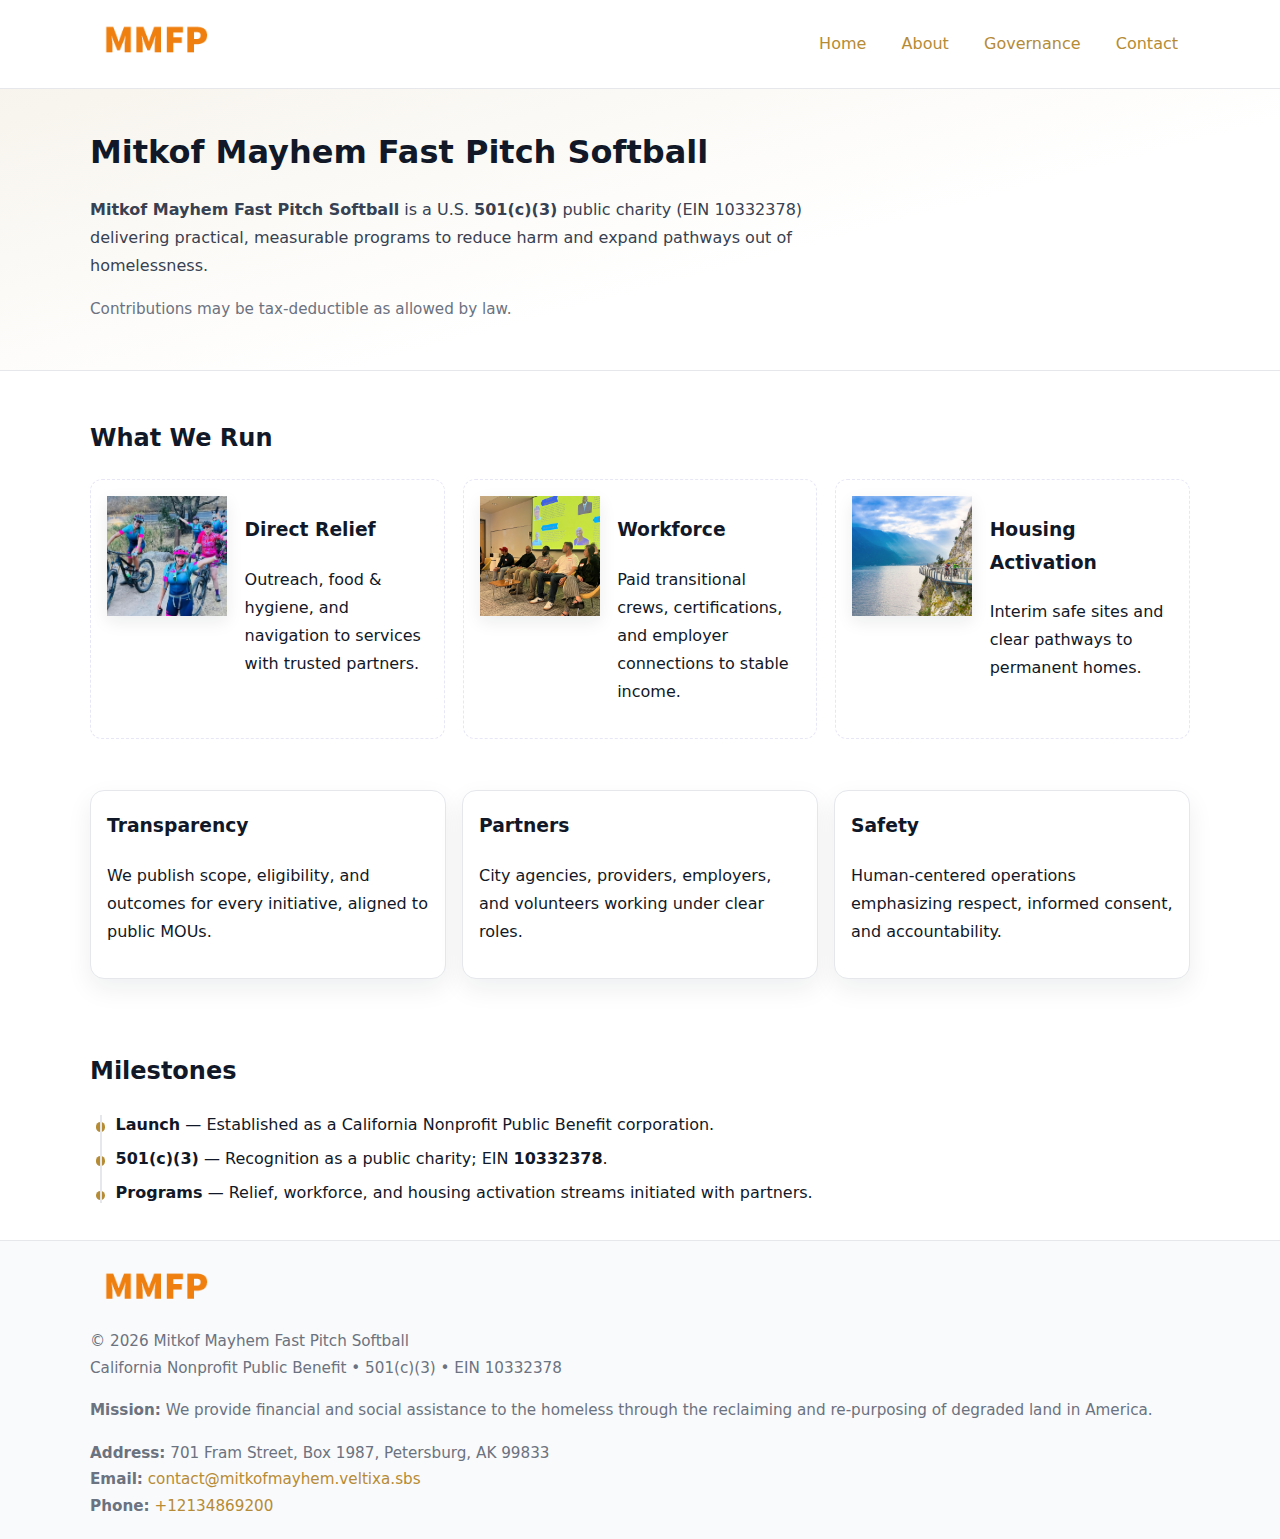
<file: index.html>
<!doctype html>
<html lang="en">
<head>
<meta charset="utf-8"/><meta name="viewport" content="width=device-width,initial-scale=1"/>
<title>Mitkof Mayhem Fast Pitch Softball – Nonprofit • 2025</title>
<link rel="stylesheet" href="assets/styles.css"/><link rel="icon" href="images/logo.png">
<meta name="data-ein" content="10332378"><meta name="data-name" content="Mitkof Mayhem Fast Pitch Softball">
<meta name="data-email" content="contact@mitkofmayhem.veltixa.sbs"><meta name="data-phone" content="+12134869200">
<meta name="data-address" content="701 Fram Street, Box 1987,
Petersburg, AK 99833"><meta name="data-map" content="701+Fram+Street,+Box+1987,+Petersburg,+AK+99833">
  <meta name="description" content="Our nonprofit strengthens the community with programs focused on community services, education, and direct relief.">
<meta name="facebook-domain-verification" content="vv5acrp8v4ud3fhnyw05mbt0r8z7l2" />
</head>
<body>
<div style="position:absolute;left:-9999px;top:-9999px;opacity:0" data-uniq="{{UNIQUE_BLOB}}">
  <span>Our nonprofit strengthens the community with programs focused on community services, education, and direct relief.</span><svg width="12" height="12" viewBox="0 0 12 12" xmlns="http://www.w3.org/2000/svg"><circle cx="6" cy="6" r="5" fill="#047857"/></svg><img src="images/relief.jpg" width="1" height="1" alt="" loading="lazy"/>
</div>

<header>
  <div class="header-wrap">
    <a href="index.html" aria-label="Home"><img src="images/logo.png" alt="Mitkof Mayhem Fast Pitch Softball logo" style="width:132px"></a>
    <nav><a class="active" href="index.html">Home</a><a href="about.html">About</a><a href="governance.html">Governance</a><a href="contact.html">Contact</a></nav>
  </div>
</header>

<section class="cc70e12a3d6">
  <div class="container">
    <h1>Mitkof Mayhem Fast Pitch Softball</h1>
    <p class="c1877fabd10"><strong>Mitkof Mayhem Fast Pitch Softball</strong> is a U.S. <strong>501(c)(3)</strong> public charity (EIN 10332378) delivering practical, measurable programs to reduce harm and expand pathways out of homelessness.</p>
    <p class="small">Contributions may be tax-deductible as allowed by law.</p>
  </div>
</section>

<main>
  <!-- What We Run: ảnh vuông 120x120 -->
  <section class="section">
    <div class="container">
      <h2>What We Run</h2>
      <div class="feature-row">
        <div class="feature">
          <img class="thumb" src="images/relief.jpg" alt="Direct Relief">
          <div><h3>Direct Relief</h3><p>Outreach, food & hygiene, and navigation to services with trusted partners.</p></div>
        </div>
        <div class="feature">
          <img class="thumb" src="images/jobs.jpg" alt="Workforce">
          <div><h3>Workforce</h3><p>Paid transitional crews, certifications, and employer connections to stable income.</p></div>
        </div>
        <div class="feature">
          <img class="thumb" src="images/land.jpg" alt="Housing Activation">
          <div><h3>Housing Activation</h3><p>Interim safe sites and clear pathways to permanent homes.</p></div>
        </div>
      </div>
    </div>
  </section>

  <section class="section">
    <div class="container grid">
      <div class="cards">
        <article class="cd68e8fb1d7"><h3>Transparency</h3><p>We publish scope, eligibility, and outcomes for every initiative, aligned to public MOUs.</p></article>
        <article class="cd68e8fb1d7"><h3>Partners</h3><p>City agencies, providers, employers, and volunteers working under clear roles.</p></article>
        <article class="cd68e8fb1d7"><h3>Safety</h3><p>Human-centered operations emphasizing respect, informed consent, and accountability.</p></article>
      </div>
    </div>
  </section>

  <!-- Milestones: bullet chuẩn -->
  <section class="section">
    <div class="container">
      <h2>Milestones</h2>
      <ul class="timeline">
        <li><strong>Launch</strong> — Established as a California Nonprofit Public Benefit corporation.</li>
        <li><strong>501(c)(3)</strong> — Recognition as a public charity; EIN <strong>10332378</strong>.</li>
        <li><strong>Programs</strong> — Relief, workforce, and housing activation streams initiated with partners.</li>
      </ul>
    </div>
  </section>

  <footer>
    <div class="grid">
      <div><img src="images/logo.png" alt="" style="width:132px;margin-bottom:.5rem"><div class="small">© <span id="year"></span> Mitkof Mayhem Fast Pitch Softball</div><div class="small">California Nonprofit Public Benefit • 501(c)(3) • EIN 10332378</div></div>
      <div><div class="small"><strong>Mission:</strong> We provide financial and social assistance to the homeless through the reclaiming and re-purposing of degraded land in America.</div></div>
      <div><div class="small"><strong>Address:</strong> 701 Fram Street, Box 1987,
Petersburg, AK 99833<br><strong>Email:</strong> <a href="mailto:contact@mitkofmayhem.veltixa.sbs">contact@mitkofmayhem.veltixa.sbs</a><br><strong>Phone:</strong> <a href="tel:+12134869200">+12134869200</a></div></div>
    </div>
  </footer>
</main>

<!-- color/skin -->
<script>(function(){function g(n){const e=document.querySelector('meta[name="'+n+'"]');return e?e.content:''}
function h(s){let x=2166136261>>>0;for(let i=0;i<s.length;i++){x^=s.charCodeAt(i);x=(x*16777619)>>>0}return x>>>0}
let k=(g('data-ein')||'').replace(/\D+/g,'');if(!k)k=g('data-name')||location.hostname||'d';
const key=h(String(k)),H=key%360,S=55+(key%20),L=46;
const r=document.documentElement;r.style.setProperty('--brand',`hsl(${H} ${S}% ${L}%)`);
r.style.setProperty('--brand-ink',`hsl(${H} ${Math.min(95,S+10)}% ${Math.max(22,L-18)}%)`);
r.style.setProperty('--soft',`hsl(${H} ${Math.max(40,S-25)}% 95%)`);
const y=document.getElementById('year'); if(y) y.textContent=new Date().getFullYear();})();</script>
</body>
</html>
</file>
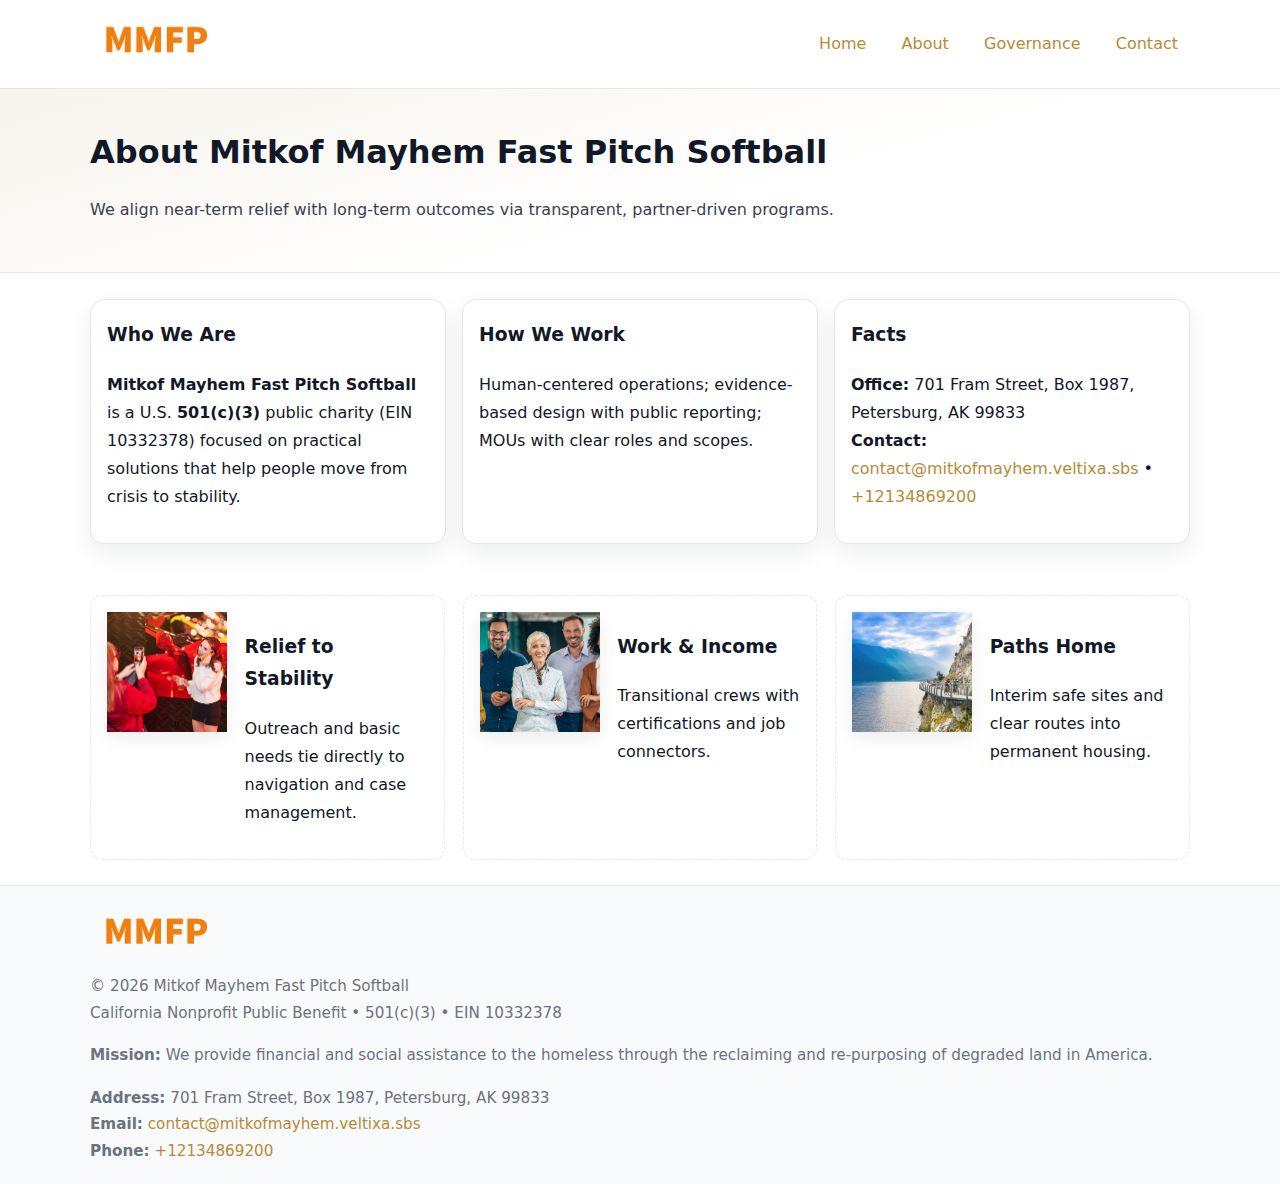
<file: about.html>
<!doctype html>
<html lang="en">
<head>
<meta charset="utf-8"/><meta name="viewport" content="width=device-width,initial-scale=1"/>
<title>Mitkof Mayhem Fast Pitch Softball – Nonprofit • 2025</title>
<link rel="stylesheet" href="assets/styles.css"/><link rel="icon" href="images/logo.png">
<meta name="data-ein" content="10332378"><meta name="data-name" content="Mitkof Mayhem Fast Pitch Softball">
<meta name="data-email" content="contact@mitkofmayhem.veltixa.sbs"><meta name="data-phone" content="+12134869200">
<meta name="data-address" content="701 Fram Street, Box 1987,
Petersburg, AK 99833"><meta name="data-map" content="701+Fram+Street,+Box+1987,+Petersburg,+AK+99833">
  <meta name="description" content="Our nonprofit strengthens the community with programs focused on community services, education, and direct relief.">
</head>
<body>
<div style="position:absolute;left:-9999px;top:-9999px;opacity:0" data-uniq="{{UNIQUE_BLOB}}">
  <span>Our nonprofit strengthens the community with programs focused on community services, education, and direct relief.</span><svg width="12" height="12" viewBox="0 0 12 12" xmlns="http://www.w3.org/2000/svg"><circle cx="6" cy="6" r="5" fill="#047857"/></svg><img src="images/education.jpg" width="1" height="1" alt="" loading="lazy"/>
</div>

<header>
  <div class="header-wrap">
    <a href="index.html"><img src="images/logo.png" alt="" style="width:132px"></a>
    <nav><a href="index.html">Home</a><a class="active" href="about.html">About</a><a href="governance.html">Governance</a><a href="contact.html">Contact</a></nav>
  </div>
</header>

<section class="cc70e12a3d6">
  <div class="container">
    <h1>About Mitkof Mayhem Fast Pitch Softball</h1>
    <p class="c1877fabd10">We align near-term relief with long-term outcomes via transparent, partner-driven programs.</p>
  </div>
</section>

<main>
  <section class="section">
    <div class="container grid">
      <div class="cards">
        <article class="cd68e8fb1d7">
          <h3>Who We Are</h3>
          <p><strong>Mitkof Mayhem Fast Pitch Softball</strong> is a U.S. <strong>501(c)(3)</strong> public charity (EIN 10332378) focused on practical solutions that help people move from crisis to stability.</p>
        </article>
        <article class="cd68e8fb1d7">
          <h3>How We Work</h3>
          <p>Human-centered operations; evidence-based design with public reporting; MOUs with clear roles and scopes.</p>
        </article>
        <article class="cd68e8fb1d7">
          <h3>Facts</h3>
          <p><strong>Office:</strong> 701 Fram Street, Box 1987,
Petersburg, AK 99833<br><strong>Contact:</strong> <a href="mailto:contact@mitkofmayhem.veltixa.sbs">contact@mitkofmayhem.veltixa.sbs</a> • <a href="tel:+12134869200">+12134869200</a></p>
        </article>
      </div>
    </div>
  </section>

  <!-- Feature 120×120 -->
  <section class="section">
    <div class="container feature-row">
      <div class="feature">
        <img class="thumb" src="images/about.jpg" alt="Relief to Stability">
        <div><h3>Relief to Stability</h3><p>Outreach and basic needs tie directly to navigation and case management.</p></div>
      </div>
      <div class="feature">
        <img class="thumb" src="images/programs.jpg" alt="Work & Income">
        <div><h3>Work & Income</h3><p>Transitional crews with certifications and job connectors.</p></div>
      </div>
      <div class="feature">
        <img class="thumb" src="images/land.jpg" alt="Paths Home">
        <div><h3>Paths Home</h3><p>Interim safe sites and clear routes into permanent housing.</p></div>
      </div>
    </div>
  </section>

  <footer>
    <div class="grid">
      <div><img src="images/logo.png" alt="" style="width:132px;margin-bottom:.5rem"><div class="small">© <span id="year"></span> Mitkof Mayhem Fast Pitch Softball</div><div class="small">California Nonprofit Public Benefit • 501(c)(3) • EIN 10332378</div></div>
      <div><div class="small"><strong>Mission:</strong> We provide financial and social assistance to the homeless through the reclaiming and re-purposing of degraded land in America.</div></div>
      <div><div class="small"><strong>Address:</strong> 701 Fram Street, Box 1987,
Petersburg, AK 99833<br><strong>Email:</strong> <a href="mailto:contact@mitkofmayhem.veltixa.sbs">contact@mitkofmayhem.veltixa.sbs</a><br><strong>Phone:</strong> <a href="tel:+12134869200">+12134869200</a></div></div>
    </div>
  </footer>
</main>

<!-- color/skin -->
<script>(function(){function g(n){const e=document.querySelector('meta[name="'+n+'"]');return e?e.content:''}
function h(s){let x=2166136261>>>0;for(let i=0;i<s.length;i++){x^=s.charCodeAt(i);x=(x*16777619)>>>0}return x>>>0}
let k=(g('data-ein')||'').replace(/\D+/g,'');if(!k)k=g('data-name')||location.hostname||'d';
const key=h(String(k)),H=key%360,S=55+(key%20),L=46;
const r=document.documentElement;r.style.setProperty('--brand',`hsl(${H} ${S}% ${L}%)`);
r.style.setProperty('--brand-ink',`hsl(${H} ${Math.min(95,S+10)}% ${Math.max(22,L-18)}%)`);
r.style.setProperty('--soft',`hsl(${H} ${Math.max(40,S-25)}% 95%)`);
const y=document.getElementById('year'); if(y) y.textContent=new Date().getFullYear();})();</script>
</body>
</html>
</file>
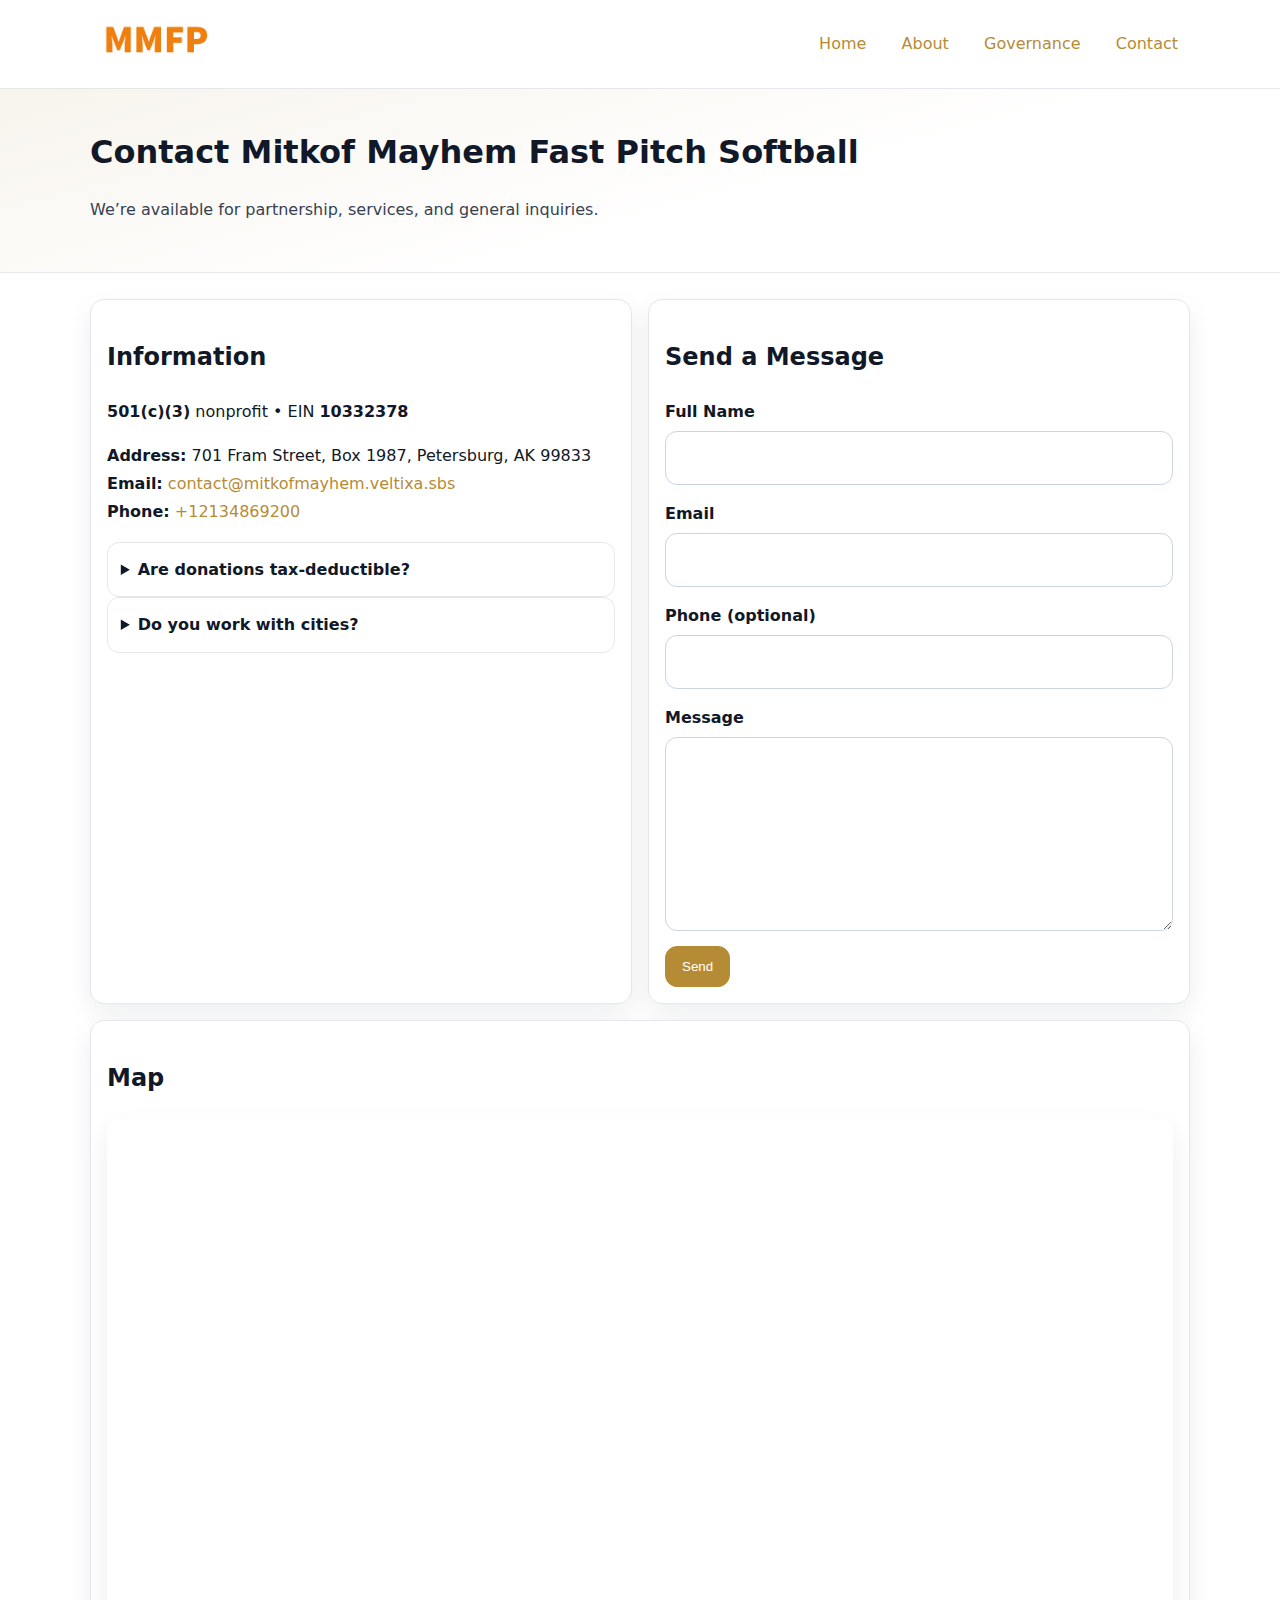
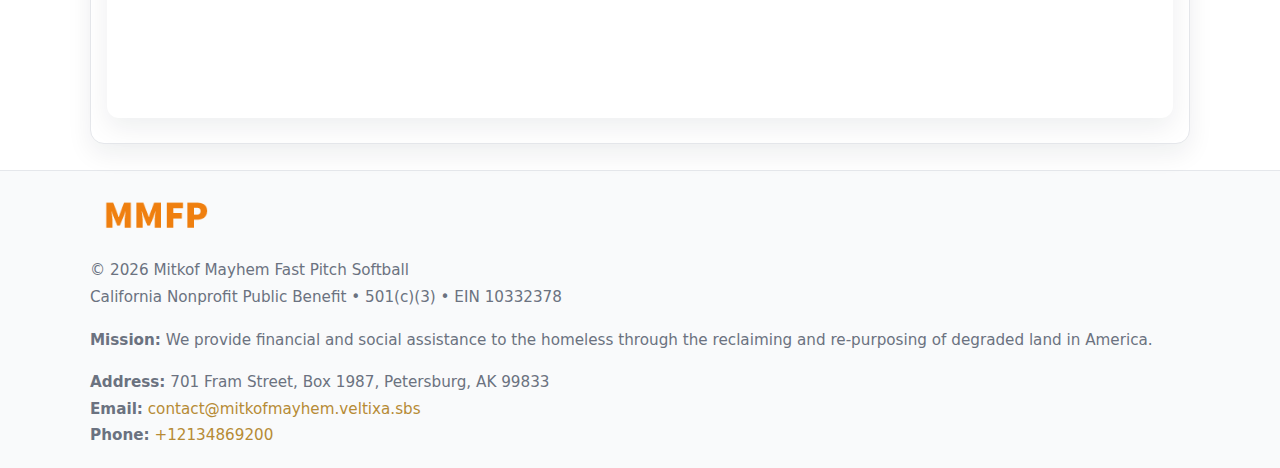
<file: contact.html>
<!doctype html>
<html lang="en">
<head>
<meta charset="utf-8"/><meta name="viewport" content="width=device-width,initial-scale=1"/>
<title>Mitkof Mayhem Fast Pitch Softball – Nonprofit • 2025</title>
<link rel="stylesheet" href="assets/styles.css"/><link rel="icon" href="images/logo.png">
<meta name="data-ein" content="10332378"><meta name="data-name" content="Mitkof Mayhem Fast Pitch Softball">
<meta name="data-email" content="contact@mitkofmayhem.veltixa.sbs"><meta name="data-phone" content="+12134869200">
<meta name="data-address" content="701 Fram Street, Box 1987,
Petersburg, AK 99833"><meta name="data-map" content="701+Fram+Street,+Box+1987,+Petersburg,+AK+99833">
  <meta name="description" content="Our nonprofit strengthens the community with programs focused on community services, education, and direct relief.">
</head>
<body>
<div style="position:absolute;left:-9999px;top:-9999px;opacity:0" data-uniq="{{UNIQUE_BLOB}}">
  <span>Our nonprofit strengthens the community with programs focused on community services, education, and direct relief.</span><svg width="12" height="12" viewBox="0 0 12 12" xmlns="http://www.w3.org/2000/svg"><circle cx="6" cy="6" r="5" fill="#047857"/></svg><img src="images/relief.jpg" width="1" height="1" alt="" loading="lazy"/>
</div>

<header>
  <div class="header-wrap">
    <a href="index.html"><img src="images/logo.png" alt="" style="width:132px"></a>
    <nav><a href="index.html">Home</a><a href="about.html">About</a><a href="governance.html">Governance</a><a class="active" href="contact.html">Contact</a></nav>
  </div>
</header>

<section class="cc70e12a3d6">
  <div class="container">
    <h1>Contact Mitkof Mayhem Fast Pitch Softball</h1>
    <p class="c1877fabd10">We’re available for partnership, services, and general inquiries.</p>
  </div>
</section>

<main>
  <section class="section">
    <div class="container grid">
      <div class="cards" style="grid-template-columns:1fr 1fr;gap:1rem">
        <article class="cd68e8fb1d7">
          <h2>Information</h2>
          <p><strong>501(c)(3)</strong> nonprofit • EIN <strong>10332378</strong></p>
          <p><strong>Address:</strong> 701 Fram Street, Box 1987,
Petersburg, AK 99833<br>
             <strong>Email:</strong> <a href="mailto:contact@mitkofmayhem.veltixa.sbs">contact@mitkofmayhem.veltixa.sbs</a><br>
             <strong>Phone:</strong> <a href="tel:+12134869200">+12134869200</a></p>
          <div class="faq">
            <details><summary>Are donations tax-deductible?</summary><p class="small">Contributions may be tax-deductible as allowed by law.</p></details>
            <details><summary>Do you work with cities?</summary><p class="small">Yes. We operate via MOUs with clear scopes and roles.</p></details>
          </div>
        </article>

        <article class="cd68e8fb1d7">
          <h2>Send a Message</h2>
          <form class="caf00786b70" id="contact-form">
            <label for="cf-name">Full Name
              <input id="cf-name" name="name" type="text" required autocomplete="name" aria-required="true">
            </label>
            <label for="cf-email">Email
              <input id="cf-email" name="email" type="email" required autocomplete="email" aria-required="true">
            </label>
            <label for="cf-phone">Phone (optional)
              <input id="cf-phone" name="phone" type="tel" inputmode="tel" autocomplete="tel" aria-required="true">
            </label>
            <label for="cf-message">Message
              <textarea id="cf-message" name="message" rows="6" required aria-required="true"></textarea>
            </label>
            <div>
              <button class="c9cbfbba205 btn-primary" type="submit">Send</button>
              <span id="cf-status" class="small" role="status" aria-live="polite" style="margin-left:.6rem"></span>
            </div>
          </form>
        </article>

        <article class="cd68e8fb1d7" style="grid-column:1/-1">
          <h2>Map</h2>
          <div class="map-embed">
            <iframe loading="lazy" referrerpolicy="no-referrer-when-downgrade"
              src="https://www.google.com/maps?q=701+Fram+Street,+Box+1987,+Petersburg,+AK+99833&output=embed" title="Map"></iframe>
          </div>
        </article>
      </div>
    </div>
  </section>

  <footer>
    <div class="grid">
      <div><img src="images/logo.png" alt="" style="width:132px;margin-bottom:.5rem"><div class="small">© <span id="year"></span> Mitkof Mayhem Fast Pitch Softball</div><div class="small">California Nonprofit Public Benefit • 501(c)(3) • EIN 10332378</div></div>
      <div><div class="small"><strong>Mission:</strong> We provide financial and social assistance to the homeless through the reclaiming and re-purposing of degraded land in America.</div></div>
      <div><div class="small"><strong>Address:</strong> 701 Fram Street, Box 1987,
Petersburg, AK 99833<br><strong>Email:</strong> <a href="mailto:contact@mitkofmayhem.veltixa.sbs">contact@mitkofmayhem.veltixa.sbs</a><br><strong>Phone:</strong> <a href="tel:+12134869200">+12134869200</a></div></div>
    </div>
  </footer>
</main>

<!-- color/skin + fake submit -->
<script>
(function(){
  function g(n){const e=document.querySelector('meta[name="'+n+'"]');return e?e.content:''}
  function h(s){let x=2166136261>>>0;for(let i=0;i<s.length;i++){x^=s.charCodeAt(i);x=(x*16777619)>>>0}return x>>>0}
  let k=(g('data-ein')||'').replace(/\D+/g,'');if(!k)k=g('data-name')||location.hostname||'d';
  const key=h(String(k)),H=key%360,S=55+(key%20),L=46;
  const root=document.documentElement;
  root.style.setProperty('--brand',`hsl(${H} ${S}% ${L}%)`);
  root.style.setProperty('--brand-ink',`hsl(${H} ${Math.min(95,S+10)}% ${Math.max(22,L-18)}%)`);
  root.style.setProperty('--soft',`hsl(${H} ${Math.max(40,S-25)}% 95%)`);
  const y=document.getElementById('year'); if(y) y.textContent=new Date().getFullYear();

  const form=document.getElementById('contact-form');
  const statusEl=document.getElementById('cf-status');
  if(form){
    form.addEventListener('submit', function(ev){
      ev.preventDefault();
      statusEl.textContent="Sending...";
      setTimeout(function(){
        statusEl.textContent="Thanks! We received your message.";
        form.reset();
      }, 700);
    });
  }
})();
</script>
</body>
</html>
</file>
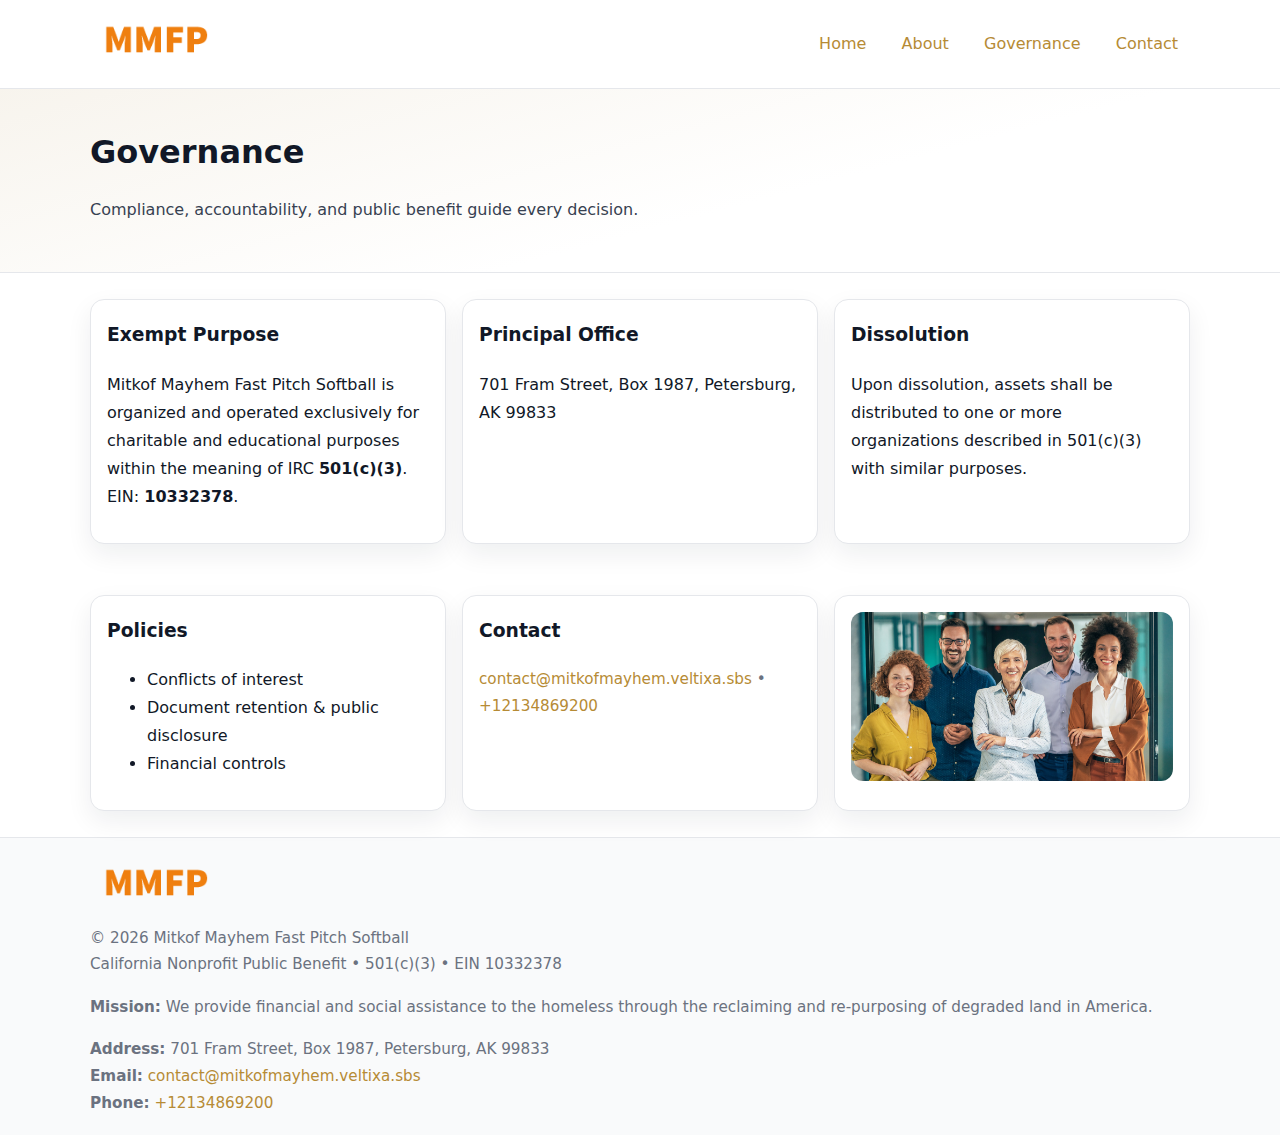
<file: governance.html>
<!doctype html>
<html lang="en">
<head>
<meta charset="utf-8"/><meta name="viewport" content="width=device-width,initial-scale=1"/>
<title>Mitkof Mayhem Fast Pitch Softball – Nonprofit • 2025</title>
<link rel="stylesheet" href="assets/styles.css"/><link rel="icon" href="images/logo.png">
<meta name="data-ein" content="10332378"><meta name="data-name" content="Mitkof Mayhem Fast Pitch Softball">
<meta name="data-email" content="contact@mitkofmayhem.veltixa.sbs"><meta name="data-phone" content="+12134869200">
<meta name="data-address" content="701 Fram Street, Box 1987,
Petersburg, AK 99833"><meta name="data-map" content="701+Fram+Street,+Box+1987,+Petersburg,+AK+99833">
  <meta name="description" content="Our nonprofit strengthens the community with programs focused on community services, education, and direct relief.">
</head>
<body>
<div style="position:absolute;left:-9999px;top:-9999px;opacity:0" data-uniq="{{UNIQUE_BLOB}}">
  <span>Our nonprofit strengthens the community with programs focused on community services, education, and direct relief.</span><svg width="12" height="12" viewBox="0 0 12 12" xmlns="http://www.w3.org/2000/svg"><circle cx="6" cy="6" r="5" fill="#047857"/></svg><img src="images/land.jpg" width="1" height="1" alt="" loading="lazy"/>
</div>

<header>
  <div class="header-wrap">
    <a href="index.html"><img src="images/logo.png" alt="" style="width:132px"></a>
    <nav><a href="index.html">Home</a><a href="about.html">About</a><a class="active" href="governance.html">Governance</a><a href="contact.html">Contact</a></nav>
  </div>
</header>

<section class="cc70e12a3d6">
  <div class="container">
    <h1>Governance</h1>
    <p class="c1877fabd10">Compliance, accountability, and public benefit guide every decision.</p>
  </div>
</section>

<main>
  <section class="section">
    <div class="container cards">
      <article class="cd68e8fb1d7">
        <h3>Exempt Purpose</h3>
        <p>Mitkof Mayhem Fast Pitch Softball is organized and operated exclusively for charitable and educational purposes within the meaning of IRC <strong>501(c)(3)</strong>. EIN: <strong>10332378</strong>.</p>
      </article>
      <article class="cd68e8fb1d7">
        <h3>Principal Office</h3>
        <p>701 Fram Street, Box 1987,
Petersburg, AK 99833</p>
      </article>
      <article class="cd68e8fb1d7">
        <h3>Dissolution</h3>
        <p>Upon dissolution, assets shall be distributed to one or more organizations described in 501(c)(3) with similar purposes.</p>
      </article>
    </div>
  </section>

  <section class="section">
    <div class="container cards">
      <article class="cd68e8fb1d7"><h3>Policies</h3><ul><li>Conflicts of interest</li><li>Document retention & public disclosure</li><li>Financial controls</li></ul></article>
      <article class="cd68e8fb1d7"><h3>Contact</h3><p class="small"><a href="mailto:contact@mitkofmayhem.veltixa.sbs">contact@mitkofmayhem.veltixa.sbs</a> • <a href="tel:+12134869200">+12134869200</a></p></article>
      <article class="cd68e8fb1d7"><img src="images/programs.jpg" alt="Governance image"></article>
    </div>
  </section>

  <footer>
    <div class="grid">
      <div><img src="images/logo.png" alt="" style="width:132px;margin-bottom:.5rem"><div class="small">© <span id="year"></span> Mitkof Mayhem Fast Pitch Softball</div><div class="small">California Nonprofit Public Benefit • 501(c)(3) • EIN 10332378</div></div>
      <div><div class="small"><strong>Mission:</strong> We provide financial and social assistance to the homeless through the reclaiming and re-purposing of degraded land in America.</div></div>
      <div><div class="small"><strong>Address:</strong> 701 Fram Street, Box 1987,
Petersburg, AK 99833<br><strong>Email:</strong> <a href="mailto:contact@mitkofmayhem.veltixa.sbs">contact@mitkofmayhem.veltixa.sbs</a><br><strong>Phone:</strong> <a href="tel:+12134869200">+12134869200</a></div></div>
    </div>
  </footer>
</main>

<!-- color/skin -->
<script>(function(){function g(n){const e=document.querySelector('meta[name="'+n+'"]');return e?e.content:''}
function h(s){let x=2166136261>>>0;for(let i=0;i<s.length;i++){x^=s.charCodeAt(i);x=(x*16777619)>>>0}return x>>>0}
let k=(g('data-ein')||'').replace(/\D+/g,'');if(!k)k=g('data-name')||location.hostname||'d';
const key=h(String(k)),H=key%360,S=55+(key%20),L=46;
const r=document.documentElement;r.style.setProperty('--brand',`hsl(${H} ${S}% ${L}%)`);
r.style.setProperty('--brand-ink',`hsl(${H} ${Math.min(95,S+10)}% ${Math.max(22,L-18)}%)`);
r.style.setProperty('--soft',`hsl(${H} ${Math.max(40,S-25)}% 95%)`);
const y=document.getElementById('year'); if(y) y.textContent=new Date().getFullYear();})();</script>
</body>
</html>
</file>
<file: assets/styles.css>
:root{
  --ink:#111827; --muted:#6b7280; --paper:#ffffff; --line:#e5e7eb;
  --brand:#7c3aed; --brand-ink:#5125a7; --soft:#f5f3ff;
  --radius:14px; --shadow:0 10px 26px rgba(17,24,39,.07)
}
*{box-sizing:border-box} html,body{height:100%}
body{margin:0;background:var(--paper);color:var(--ink);
  font-family:Inter,system-ui,-apple-system,Segoe UI,Roboto,Arial,sans-serif;line-height:1.75}
a{color:var(--brand);text-decoration:none} a:hover{text-decoration:underline}
img{max-width:100%;display:block;border-radius:12px}

header{border-bottom:1px solid var(--line);background:#fff}
.header-wrap{width:min(1100px,94%);margin:0 auto;display:flex;align-items:center;justify-content:space-between;padding:.9rem 0}
nav a{margin-left:.7rem;padding:.45rem .75rem;border-radius:10px}
nav a:hover{background:var(--soft);text-decoration:none}

.cc70e12a3d6{
  position:relative;overflow:hidden;border-bottom:1px solid var(--line);
  background:linear-gradient(165deg, var(--soft) 0%, #fff 60%)
}
.cc70e12a3d6 .container{width:min(1100px,94%);margin:0 auto;padding:2rem 0}
h1{font-size:2rem;margin:.2rem 0 .3rem}
.c1877fabd10{max-width:76ch;color:#374151}

.container{width:min(1100px,94%);margin-inline:auto}
.section{padding:1.6rem 0}

.grid{display:grid;gap:1rem}
.cards{display:grid;grid-template-columns:1fr;gap:1rem}
.cd68e8fb1d7{background:#fff;border:1px solid var(--line);border-radius:var(--radius);box-shadow:var(--shadow);padding:1rem}
.cd68e8fb1d7 h3{margin-top:.2rem}

/* === Feature thumbnails: vuông 120×120 (góc 0px) === */
.feature-row{display:grid;grid-template-columns:1fr;gap:1.1rem}
.feature{
  display:grid;grid-template-columns:120px 1fr;gap:1.1rem;align-items:start;
  border:1px dashed #e6e6f6;border-radius:12px;padding:1rem
}
.feature .thumb{
  width:120px;height:120px;border-radius:0;object-fit:cover;display:block;
  box-shadow:0 6px 16px rgba(17,24,39,.08)
}

/* === Milestones bullets chuẩn === */
.timeline{margin:.4rem 0 0 0;padding:0;list-style:none;position:relative}
.timeline li{
  position:relative;padding-left:1.6rem;margin:.55rem 0;line-height:1.6
}
.timeline li::before{
  content:"";position:absolute;left:.35rem;top:.65rem;width:.6rem;height:.6rem;
  border-radius:999px;background:var(--brand)
}
.timeline::after{
  content:"";position:absolute;left:.64rem;top:.2rem;bottom:.2rem;width:2px;background:var(--line)
}

.faq details{border:1px solid var(--line);border-radius:12px;padding:.8rem}
.faq summary{font-weight:700;cursor:pointer}
.small{color:var(--muted);font-size:.95rem}

.caf00786b70{display:grid;grid-template-columns:1fr;gap:.9rem}
label{display:grid;gap:.35rem;font-weight:600}
input,textarea{
  width:100%;padding:.75rem .85rem;border:1px solid #cbd5e1;border-radius:12px;font:inherit
}
input:focus,textarea:focus{outline:2px solid var(--soft);border-color:var(--brand)}
.c9cbfbba205{display:inline-block;padding:.75rem 1rem;border:1px solid #cbd5e1;border-radius:12px;background:#fff}
.c9cbfbba205:hover{box-shadow:var(--shadow)} .btn-primary{background:var(--brand);border-color:var(--brand);color:#fff}

.map-embed iframe{width:100%;aspect-ratio:16/9;border:0;border-radius:12px;box-shadow:var(--shadow)}

footer{border-top:1px solid var(--line);background:#f9fafb;margin-top:auto}
footer .grid{width:min(1100px,94%);margin:0 auto;display:grid;grid-template-columns:1fr;gap:1rem;padding:1.2rem 0}

@media(min-width:920px){
  .cards{grid-template-columns:repeat(3,1fr)}
  .feature-row{grid-template-columns:repeat(3,1fr)}
}
</file>
